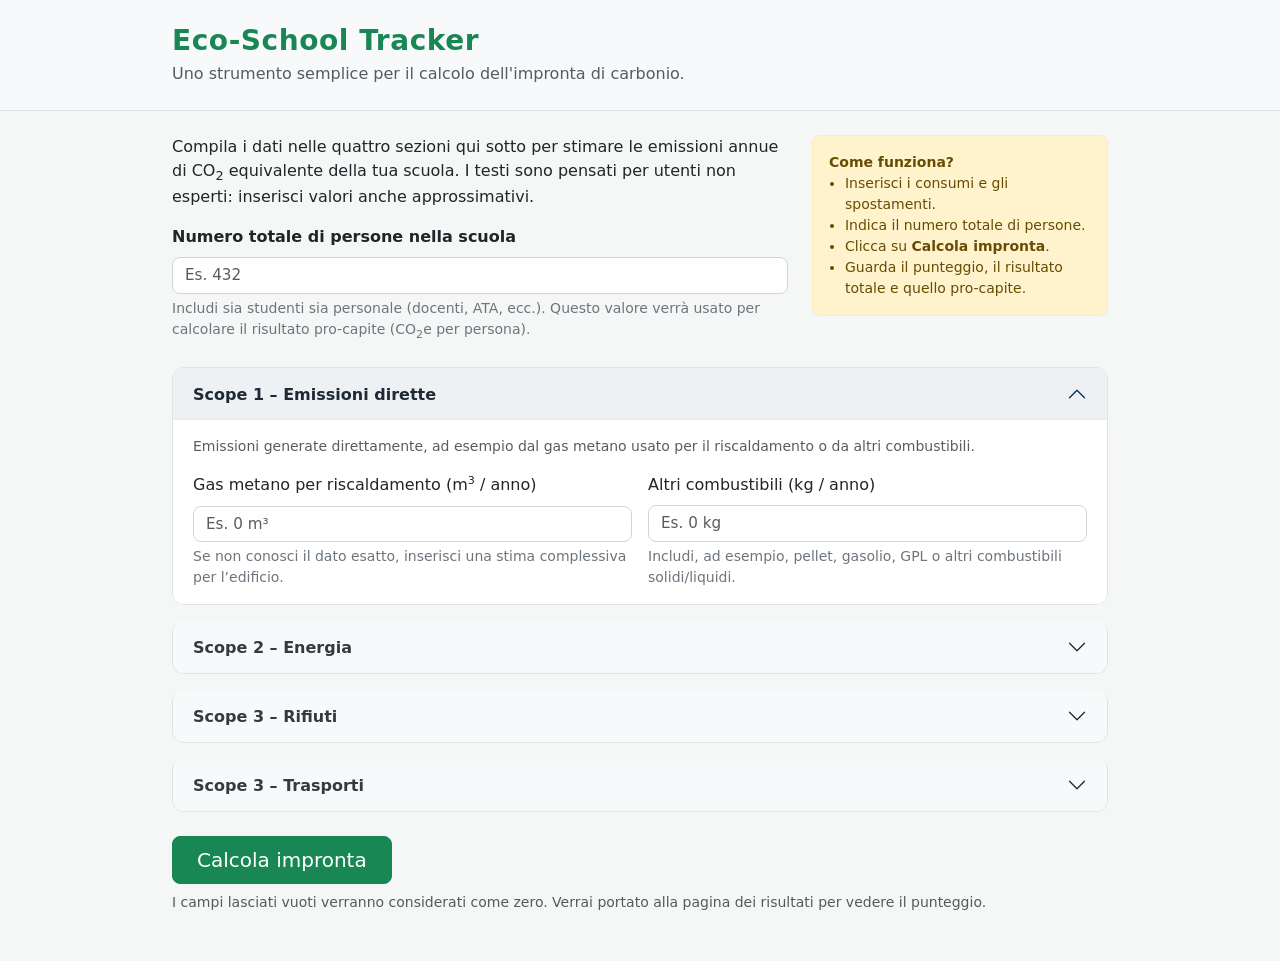
<file: index.html>
<!DOCTYPE html>
<html lang="it">
<head>
  <meta charset="UTF-8" />
  <meta name="viewport" content="width=device-width, initial-scale=1" />
  <title>Eco-School Tracker</title>
  <link rel="icon" type="image/png" href="layout/favicon.png" sizes="32x32" />
  <link rel="icon" type="image/png" href="layout/favicon.png" sizes="16x16" />

  <!-- Bootstrap CSS -->
  <link
    href="https://cdn.jsdelivr.net/npm/bootstrap@5.3.3/dist/css/bootstrap.min.css"
    rel="stylesheet"
    integrity="sha384-QWTKZyjpPEjISv5WaRU9OFeRpok6YctnYmDr5pNlyT2bRjXh0JMhjY6hW+ALEwIH"
    crossorigin="anonymous"
  />

  <link rel="stylesheet" href="css/style.css" />
</head>
<body>
  <header class="py-4 mb-4 border-bottom bg-light">
    <div class="container">
      <div class="d-flex flex-column flex-md-row align-items-md-center justify-content-between gap-3">
        <div>
          <h1 class="h3 mb-1 text-success fw-bold">Eco-School Tracker</h1>
          <p class="mb-0 text-muted">
            Uno strumento semplice per il calcolo dell'impronta di carbonio.
          </p>
        </div>
      </div>
    </div>
  </header>

  <main class="container mb-5">
    <section class="mb-4">
      <div class="row g-4">
        <div class="col-lg-8">
          <p>
            Compila i dati nelle quattro sezioni qui sotto per stimare le emissioni annue di CO<span class="subscript">2</span>
            equivalente della tua scuola. I testi sono pensati per utenti non esperti: inserisci valori anche approssimativi.
          </p>
          <div class="mt-3">
            <label for="numeroPersoneTotali" class="form-label fw-semibold">
              Numero totale di persone nella scuola
            </label>
            <input
              type="number"
              min="1"
              class="form-control"
              id="numeroPersoneTotali"
              placeholder="Es. 432"
            />
            <div class="form-text">
              Includi sia studenti sia personale (docenti, ATA, ecc.). Questo valore verrà usato per calcolare il risultato pro-capite (CO<span class="subscript">2</span>e per persona).
            </div>
          </div>
        </div>
        <div class="col-lg-4">
          <div class="p-3 border rounded-3 small" style="background-color: #fff3cd; border-color: #ffecb5 !important; color: #664d03;">
            <strong>Come funziona?</strong>
            <ul class="mb-0 ps-3">
              <li>Inserisci i consumi e gli spostamenti.</li>
              <li>Indica il numero totale di persone.</li>
              <li>Clicca su <strong>Calcola impronta</strong>.</li>
              <li>Guarda il punteggio, il risultato totale e quello pro-capite.</li>
            </ul>
          </div>
        </div>
      </div>
    </section>

    <!-- Accordion Scope -->
    <section class="mb-4">
      <div class="accordion" id="scopeAccordion">
        <!-- Scope 1 -->
        <div class="accordion-item">
          <h2 class="accordion-header" id="headingScope1">
            <button
              class="accordion-button"
              type="button"
              data-bs-toggle="collapse"
              data-bs-target="#collapseScope1"
              aria-expanded="true"
              aria-controls="collapseScope1"
            >
              Scope 1 – Emissioni dirette
            </button>
          </h2>
          <div
            id="collapseScope1"
            class="accordion-collapse collapse show"
            aria-labelledby="headingScope1"
            data-bs-parent="#scopeAccordion"
          >
            <div class="accordion-body">
              <p class="small text-muted">
                Emissioni generate direttamente, ad esempio dal gas metano usato per il riscaldamento o da altri combustibili.
              </p>
              <div class="row g-3">
                <div class="col-md-6">
                  <label for="gasMetanoMc" class="form-label">
                    Gas metano per riscaldamento (m<span class="superscript">3</span> / anno)
                  </label>
                  <input
                    type="number"
                    min="0"
                    class="form-control"
                    id="gasMetanoMc"
                    placeholder="Es. 0 m³"
                  />
                  <div class="form-text">
                    Se non conosci il dato esatto, inserisci una stima complessiva per l’edificio.
                  </div>
                </div>
                <div class="col-md-6">
                  <label for="altriCombustibiliKg" class="form-label">
                    Altri combustibili (kg / anno)
                  </label>
                  <input
                    type="number"
                    min="0"
                    class="form-control"
                    id="altriCombustibiliKg"
                    placeholder="Es. 0 kg"
                  />
                  <div class="form-text">
                    Includi, ad esempio, pellet, gasolio, GPL o altri combustibili solidi/liquidi.
                  </div>
                </div>
              </div>
            </div>
          </div>
        </div>

        <!-- Scope 2 -->
        <div class="accordion-item">
          <h2 class="accordion-header" id="headingScope2">
            <button
              class="accordion-button collapsed"
              type="button"
              data-bs-toggle="collapse"
              data-bs-target="#collapseScope2"
              aria-expanded="false"
              aria-controls="collapseScope2"
            >
              Scope 2 – Energia
            </button>
          </h2>
          <div
            id="collapseScope2"
            class="accordion-collapse collapse"
            aria-labelledby="headingScope2"
            data-bs-parent="#scopeAccordion"
          >
            <div class="accordion-body">
              <p class="small text-muted">
                Emissioni indirette legate all’energia elettrica acquistata e utilizzata durante l’anno scolastico.
              </p>
              <div class="row g-3">
                <div class="col-md-6">
                  <label for="energiaNonRinnovabiliKwh" class="form-label">
                    Energia elettrica da fonti non rinnovabili (kWh/anno)
                  </label>
                  <input
                    type="number"
                    min="0"
                    class="form-control"
                    id="energiaNonRinnovabiliKwh"
                    placeholder="Es. 0 kWh"
                  />
                  <div class="form-text">
                    Somma di tutti i kWh acquistati da fornitori con mix non 100% rinnovabile.
                  </div>
                </div>
                <div class="col-md-6">
                  <label for="energiaRinnovabiliKwh" class="form-label">
                    Energia elettrica da fonti rinnovabili (kWh/anno)
                  </label>
                  <input
                    type="number"
                    min="0"
                    class="form-control"
                    id="energiaRinnovabiliKwh"
                    placeholder="Es. 20.664 kWh"
                  />
                  <div class="form-text">
                    Nel modello semplificato questa quota non genera emissioni (fattore 0 kg CO<span class="subscript">2</span>/kWh).
                  </div>
                </div>
                <div class="col-md-6">
                  <label for="energiaAutoprodottaKwh" class="form-label">
                    Energia elettrica autoprodotta annuale (kWh)
                  </label>
                  <input
                    type="number"
                    min="0"
                    class="form-control"
                    id="energiaAutoprodottaKwh"
                    placeholder="Es. 45.743 kWh"
                  />
                  <div class="form-text">
                    Energia prodotta da impianti della scuola (es. fotovoltaico sul tetto).
                  </div>
                </div>
                <div class="col-md-6">
                  <label for="energiaAutoconsumataKwh" class="form-label">
                    Energia elettrica autoconsumata (kWh/anno)
                  </label>
                  <input
                    type="number"
                    min="0"
                    class="form-control"
                    id="energiaAutoconsumataKwh"
                    placeholder="Es. 66.407 kWh"
                  />
                  <div class="form-text">
                    Considerata rinnovabile e a impatto nullo nel modello educativo di questa app.
                  </div>
                </div>
              </div>
            </div>
          </div>
        </div>

        <!-- Scope 3 – Rifiuti -->
        <div class="accordion-item">
          <h2 class="accordion-header" id="headingScope3Waste">
            <button
              class="accordion-button collapsed"
              type="button"
              data-bs-toggle="collapse"
              data-bs-target="#collapseScope3Waste"
              aria-expanded="false"
              aria-controls="collapseScope3Waste"
            >
              Scope 3 – Rifiuti
            </button>
          </h2>
          <div
            id="collapseScope3Waste"
            class="accordion-collapse collapse"
            aria-labelledby="headingScope3Waste"
            data-bs-parent="#scopeAccordion"
          >
            <div class="accordion-body">
              <p class="small text-muted mb-2">
                Inserisci una stima della quantità annua per ciascuna tipologia di rifiuto prodotto dalla scuola.
              </p>
              <p class="small fw-semibold mb-2">Tipologia di rifiuti prodotti e quantità annua (kg)</p>
              <div class="row g-3">
                <div class="col-md-6">
                  <label for="rifiutiPlasticaKg" class="form-label">Plastica (kg/anno)</label>
                  <input
                    type="number"
                    min="0"
                    class="form-control"
                    id="rifiutiPlasticaKg"
                    placeholder="Es. 420 kg"
                  />
                  <div class="form-text">Bottiglie, imballaggi e altri rifiuti di plastica.</div>
                </div>
                <div class="col-md-6">
                  <label for="rifiutiCartaKg" class="form-label">Carta (kg/anno)</label>
                  <input
                    type="number"
                    min="0"
                    class="form-control"
                    id="rifiutiCartaKg"
                    placeholder="Es. 480 kg"
                  />
                  <div class="form-text">Carta e cartone prodotti in un anno (esclusi archivi).</div>
                </div>
                <div class="col-md-6">
                  <label for="rifiutiVetroKg" class="form-label">Vetro (kg/anno)</label>
                  <input
                    type="number"
                    min="0"
                    class="form-control"
                    id="rifiutiVetroKg"
                    placeholder="Es. 0 kg"
                  />
                  <div class="form-text">Bottiglie e contenitori di vetro.</div>
                </div>
                <div class="col-md-6">
                  <label for="rifiutiMetalliKg" class="form-label">Metalli (kg/anno)</label>
                  <input
                    type="number"
                    min="0"
                    class="form-control"
                    id="rifiutiMetalliKg"
                    placeholder="Es. 0 kg"
                  />
                  <div class="form-text">Lattine o altri rifiuti metallici.</div>
                </div>
                <div class="col-md-6">
                  <label for="rifiutiLegnoKg" class="form-label">Legno (kg/anno)</label>
                  <input
                    type="number"
                    min="0"
                    class="form-control"
                    id="rifiutiLegnoKg"
                    placeholder="Es. 0 kg"
                  />
                  <div class="form-text">Scarti di legno provenienti, ad esempio, da piccoli lavori.</div>
                </div>
                <div class="col-md-6">
                  <label for="rifiutiIndifferenziatiKg" class="form-label">Indifferenziati (kg/anno)</label>
                  <input
                    type="number"
                    min="0"
                    class="form-control"
                    id="rifiutiIndifferenziatiKg"
                    placeholder="Es. 1.100 kg"
                  />
                  <div class="form-text">Tutto ciò che non viene differenziato (secco residuo).</div>
                </div>
              </div>
            </div>
          </div>
        </div>

        <!-- Scope 4 – Trasporti -->
        <div class="accordion-item">
          <h2 class="accordion-header" id="headingScope3Transport">
            <button
              class="accordion-button collapsed"
              type="button"
              data-bs-toggle="collapse"
              data-bs-target="#collapseScope3Transport"
              aria-expanded="false"
              aria-controls="collapseScope3Transport"
            >
            Scope 3 – Trasporti
            </button>
          </h2>
          <div
            id="collapseScope3Transport"
            class="accordion-collapse collapse"
            aria-labelledby="headingScope3Transport"
            data-bs-parent="#scopeAccordion"
          >
            <div class="accordion-body">
              <p class="small text-muted mb-2">
                Emissioni dovute agli spostamenti casa–scuola (o casa–lavoro) abituali per ciascun mezzo.
              </p>
              <div class="row g-2 align-items-end mb-3">
                <div class="col-12 col-md-4">
                  <label class="form-label fw-semibold" for="giorniScuola">
                    Numero di giorni di scuola totali
                  </label>
                  <input
                    type="number"
                    min="1"
                    class="form-control"
                    id="giorniScuola"
                    placeholder="Es. 200"
                  />
                  <div class="form-text">
                    Indica il numero di giorni di scuola considerati per i calcoli degli spostamenti.
                  </div>
                </div>
              </div>
              <div class="row g-2 align-items-end">
                <div class="col-12 col-md-3">
                  <label class="form-label">
                    Descrizione mezzo di trasporto
                  </label>
                </div>
                <div class="col-6 col-md-3">
                  <label class="form-label">
                    Numero di persone
                  </label>
                </div>
                <div class="col-6 col-md-3">
                  <label class="form-label">
                    Distanza giornaliera percorsa [km/giorno]
                  </label>
                </div>
                <div class="col-12 col-md-3">
                  <label class="form-label">
                    Totale km annui (km × giorni × persone)
                  </label>
                </div>

                <!-- Autobus -->
                <div class="col-12 col-md-3">
                  <input
                    type="text"
                    class="form-control"
                    id="mezzoAutobusDesc"
                    value="Autobus"
                    readonly
                  />
                </div>
                <div class="col-6 col-md-3">
                  <input
                    type="number"
                    min="0"
                    class="form-control"
                    id="personeAutobus"
                    placeholder="Es. 86"
                  />
                </div>
                <div class="col-6 col-md-3">
                  <input
                    type="number"
                    min="0"
                    class="form-control"
                    id="kmAutobusAnnui"
                    placeholder="Es. 21 km/giorno"
                  />
                </div>
                <div class="col-12 col-md-3">
                  <input
                    type="number"
                    class="form-control bg-light"
                    id="kmAutobusTotali"
                    readonly
                  />
                </div>

                <!-- Macchina -->
                <div class="col-12 col-md-3">
                  <input
                    type="text"
                    class="form-control"
                    id="mezzoMacchinaDesc"
                    value="Macchina"
                    readonly
                  />
                </div>
                <div class="col-6 col-md-3">
                  <input
                    type="number"
                    min="0"
                    class="form-control"
                    id="personeMacchina"
                    placeholder="Es. 259"
                  />
                </div>
                <div class="col-6 col-md-3">
                  <input
                    type="number"
                    min="0"
                    class="form-control"
                    id="kmMacchinaAnnui"
                    placeholder="Es. 8 km/giorno"
                  />
                </div>
                <div class="col-12 col-md-3">
                  <input
                    type="number"
                    class="form-control bg-light"
                    id="kmMacchinaTotali"
                    readonly
                  />
                </div>

                <!-- Piedi -->
                <div class="col-12 col-md-3">
                  <input
                    type="text"
                    class="form-control"
                    id="mezzoPiediDesc"
                    value="Piedi"
                    readonly
                  />
                </div>
                <div class="col-6 col-md-3">
                  <input
                    type="number"
                    min="0"
                    class="form-control"
                    id="personePiedi"
                    placeholder="Es. 65"
                  />
                </div>
                <div class="col-6 col-md-3">
                  <input
                    type="number"
                    min="0"
                    class="form-control"
                    id="kmPiediAnnui"
                    placeholder="Es. 1,5 km/giorno"
                  />
                </div>
                <div class="col-12 col-md-3">
                  <input
                    type="number"
                    class="form-control bg-light"
                    id="kmPiediTotali"
                    readonly
                  />
                </div>

                <!-- Macchine elettriche -->
                <div class="col-12 col-md-3">
                  <input
                    type="text"
                    class="form-control"
                    id="mezzoElettricaDesc"
                    value="Macchine elettriche"
                    readonly
                  />
                </div>
                <div class="col-6 col-md-3">
                  <input
                    type="number"
                    min="0"
                    class="form-control"
                    id="personeElettrica"
                    placeholder="Es. 22"
                  />
                </div>
                <div class="col-6 col-md-3">
                  <input
                    type="number"
                    min="0"
                    class="form-control"
                    id="kmElettricaAnnui"
                    placeholder="Es. 8 km/giorno"
                  />
                </div>
                <div class="col-12 col-md-3">
                  <input
                    type="number"
                    class="form-control bg-light"
                    id="kmElettricaTotali"
                    readonly
                  />
                </div>
              </div>
            </div>
          </div>
        </div>
      </div>
    </section>

    <!-- Anteprima del risultato + pulsante calcolo -->
    <section class="mb-5">
      <button id="calcolaBtn" class="btn btn-primary btn-lg px-4">
        Calcola impronta
      </button>
      <div class="form-text mt-2 text-muted">
        I campi lasciati vuoti verranno considerati come zero. Verrai portato alla pagina dei risultati per vedere il punteggio.
      </div>
    </section>
  </main>

  <!-- Bootstrap JS (bundle includes Popper) -->
  <script
    src="https://cdn.jsdelivr.net/npm/bootstrap@5.3.3/dist/js/bootstrap.bundle.min.js"
    integrity="sha384-YvpcrYf0tY3lHB60NNkmXc5s9fDVZLESaAA55NDzOxhy9GkcIdslK1eN7N6jIeHz"
    crossorigin="anonymous"
  ></script>

  <script src="js/calculator.js"></script>
  <script src="js/app.js"></script>
</body>
</html>
</file>
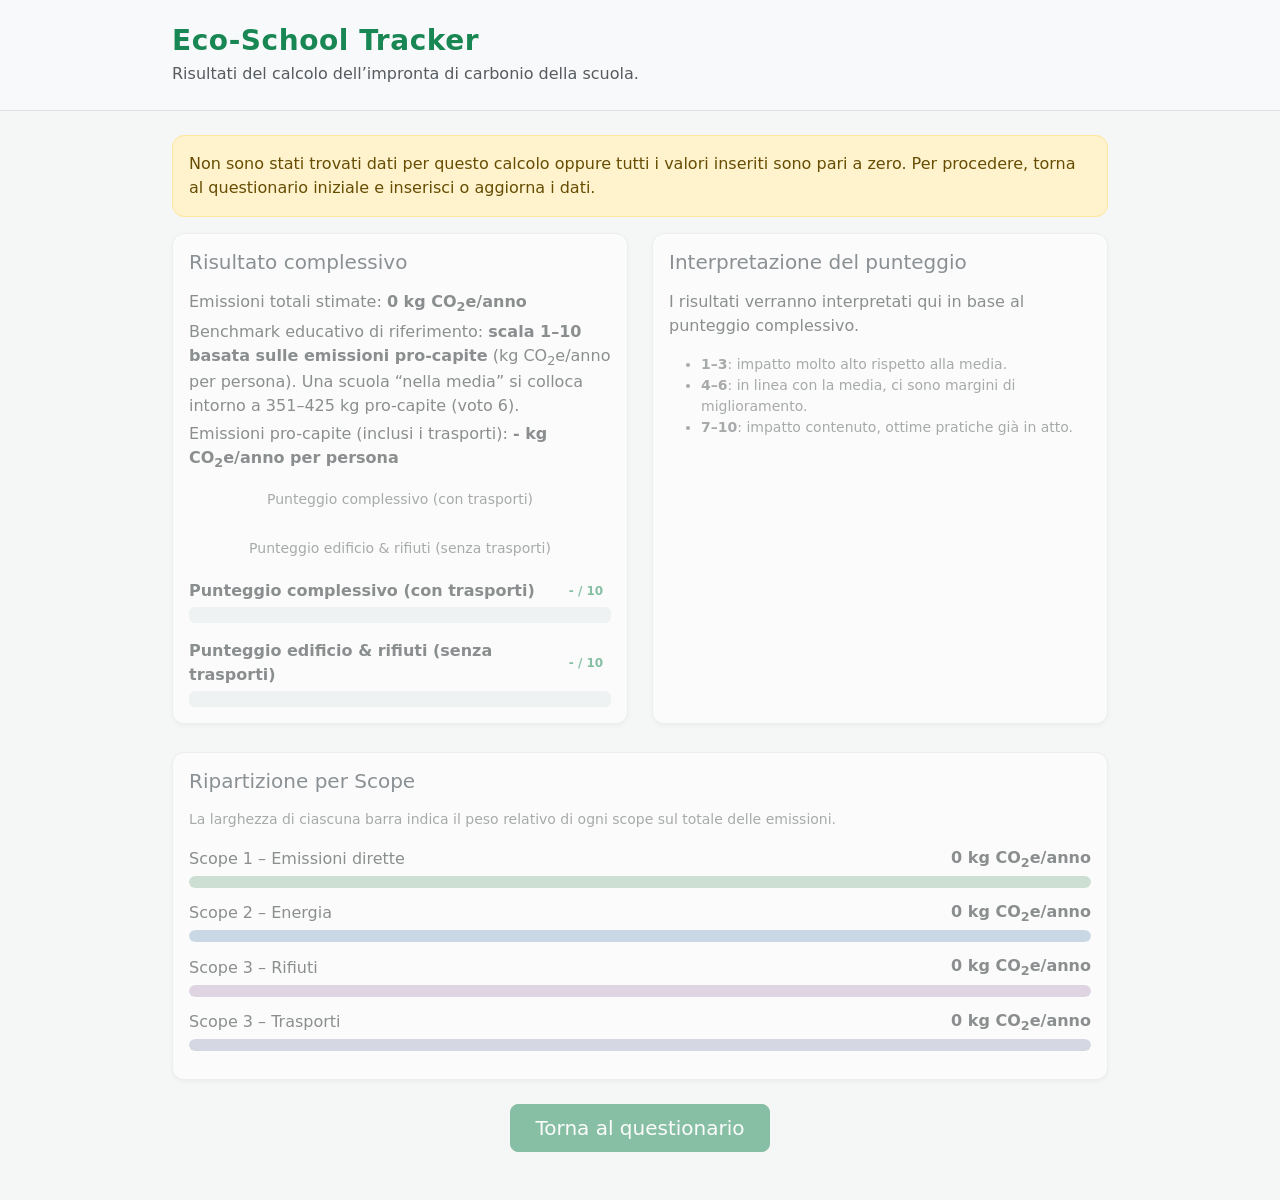
<file: results.html>
<!DOCTYPE html>
<html lang="it">
<head>
  <meta charset="UTF-8" />
  <meta name="viewport" content="width=device-width, initial-scale=1" />
  <title>Eco-School Tracker – Risultati</title>
  <link rel="icon" type="image/png" href="layout/favicon.png" sizes="32x32" />
  <link rel="icon" type="image/png" href="layout/favicon.png" sizes="16x16" />

  <!-- Bootstrap CSS -->
  <link
    href="https://cdn.jsdelivr.net/npm/bootstrap@5.3.3/dist/css/bootstrap.min.css"
    rel="stylesheet"
    integrity="sha384-QWTKZyjpPEjISv5WaRU9OFeRpok6YctnYmDr5pNlyT2bRjXh0JMhjY6hW+ALEwIH"
    crossorigin="anonymous"
  />

  <link rel="stylesheet" href="css/style.css" />
</head>
<body>
  <header class="py-4 mb-4 border-bottom bg-light">
    <div class="container">
      <div class="d-flex flex-column flex-md-row align-items-md-center justify-content-between gap-3">
        <div>
          <h1 class="h3 mb-1 text-success fw-bold">Eco-School Tracker</h1>
          <p class="mb-0 text-muted">
            Risultati del calcolo dell’impronta di carbonio della scuola.
          </p>
        </div>
      </div>
    </div>
  </header>

  <main class="container mb-5" id="resultsRoot">
    <section id="noDataAlert" class="alert alert-warning d-none" role="alert">
      Non sono stati trovati dati per questo calcolo oppure tutti i valori inseriti sono pari a zero.
      Per procedere, torna al questionario iniziale e inserisci o aggiorna i dati.
    </section>

    <section id="resultsCards">
      <div class="row g-4">
        <!-- Card 1: Risultato complessivo -->
        <div class="col-lg-6">
          <div class="card shadow-sm h-100">
            <div class="card-body">
              <h2 class="h5 card-title mb-3">Risultato complessivo</h2>
              <p class="mb-1">
                Emissioni totali stimate:
                <strong><span id="totaleEmissioni">0</span> kg CO<span class="subscript">2</span>e/anno</strong>
              </p>
              <p class="mb-1">
                Benchmark educativo di riferimento:
                <strong>scala 1–10 basata sulle emissioni pro-capite</strong>
                (kg CO<span class="subscript">2</span>e/anno per persona). Una scuola “nella media” si colloca intorno a
                351–425 kg pro-capite (voto 6).
              </p>
              <p class="mb-3">
                Emissioni pro-capite (inclusi i trasporti):
                <strong><span id="emissioniProCapite">-</span> kg CO<span class="subscript">2</span>e/anno per persona</strong>
              </p>

              <div class="d-flex flex-wrap justify-content-center align-items-center gap-4 my-3">
                <div class="text-center">
                  <div class="small text-muted mb-1">Punteggio complessivo (con trasporti)</div>
                  <span id="facciaFeedback" style="font-size: 4rem;"></span>
                </div>
                <div class="text-center">
                  <div class="small text-muted mb-1">Punteggio edificio &amp; rifiuti (senza trasporti)</div>
                  <span id="facciaFeedbackSenzaTrasporti" style="font-size: 4rem;"></span>
                </div>
              </div>

              <div class="mb-3">
                <div class="d-flex align-items-center justify-content-between mb-1">
                  <span class="fw-semibold">Punteggio complessivo (con trasporti)</span>
                  <span class="badge text-bg-success-subtle text-success" id="punteggioBadgeCompleto">- / 10</span>
                </div>

                <div class="progress" role="progressbar" aria-label="Punteggio complessivo (con trasporti)">
                  <div
                    id="punteggioProgressCompleto"
                    class="progress-bar"
                    style="width: 0%"
                  ></div>
                </div>
              </div>

              <div>
                <div class="d-flex align-items-center justify-content-between mb-1">
                  <span class="fw-semibold">Punteggio edificio &amp; rifiuti (senza trasporti)</span>
                  <span class="badge text-bg-success-subtle text-success" id="punteggioBadgeSenzaTrasporti">- / 10</span>
                </div>

                <div class="progress progress-sm" role="progressbar" aria-label="Punteggio edificio e rifiuti (senza trasporti)">
                  <div
                    id="punteggioProgressSenzaTrasporti"
                    class="progress-bar"
                    style="width: 0%"
                  ></div>
                </div>
              </div>
            </div>
          </div>
        </div>

        <!-- Card 2: Interpretazione del punteggio -->
        <div class="col-lg-6">
          <div class="card shadow-sm h-100">
            <div class="card-body d-flex flex-column">
              <h2 class="h5 card-title mb-3">Interpretazione del punteggio</h2>
              <p id="messaggioTestuale" class="mb-3">
                I risultati verranno interpretati qui in base al punteggio complessivo.
              </p>
              <ul class="small text-muted mb-0">
                <li><strong>1–3</strong>: impatto molto alto rispetto alla media.</li>
                <li><strong>4–6</strong>: in linea con la media, ci sono margini di miglioramento.</li>
                <li><strong>7–10</strong>: impatto contenuto, ottime pratiche già in atto.</li>
              </ul>
            </div>
          </div>
        </div>
      </div>

      <!-- Card 3: Ripartizione per Scope -->
      <div class="row g-4 mt-1">
        <div class="col-lg-12">
          <div class="card shadow-sm h-100">
            <div class="card-body">
              <h2 class="h5 card-title mb-3">Ripartizione per Scope</h2>
              <p class="small text-muted">
                La larghezza di ciascuna barra indica il peso relativo di ogni scope sul totale delle emissioni.
              </p>

              <div class="scope-bar-row">
                <div class="d-flex justify-content-between align-items-center mb-1">
                  <span>Scope 1 – Emissioni dirette</span>
                  <span class="fw-semibold">
                    <span id="scope1Val">0</span> kg CO<span class="subscript">2</span>e/anno
                  </span>
                </div>
                <div class="scope-bar-track">
                  <div class="scope-bar-fill scope1" id="scope1Bar"></div>
                </div>
              </div>

              <div class="scope-bar-row">
                <div class="d-flex justify-content-between align-items-center mb-1">
                  <span>Scope 2 – Energia</span>
                  <span class="fw-semibold">
                    <span id="scope2Val">0</span> kg CO<span class="subscript">2</span>e/anno
                  </span>
                </div>
                <div class="scope-bar-track">
                  <div class="scope-bar-fill scope2" id="scope2Bar"></div>
                </div>
              </div>

              <div class="scope-bar-row">
                <div class="d-flex justify-content-between align-items-center mb-1">
                  <span>Scope 3 – Rifiuti</span>
                  <span class="fw-semibold">
                    <span id="scope3WasteVal">0</span> kg CO<span class="subscript">2</span>e/anno
                  </span>
                </div>
                <div class="scope-bar-track">
                  <div class="scope-bar-fill scope3-waste" id="scope3WasteBar"></div>
                </div>
              </div>

              <div class="scope-bar-row">
                <div class="d-flex justify-content-between align-items-center mb-1">
                  <span>Scope 3 – Trasporti</span>
                  <span class="fw-semibold">
                    <span id="scope3TransportVal">0</span> kg CO<span class="subscript">2</span>e/anno
                  </span>
                </div>
                <div class="scope-bar-track">
                  <div class="scope-bar-fill scope3-transport" id="scope3TransportBar"></div>
                </div>
              </div>
            </div>
          </div>
        </div>


      </div>

      <section class="mt-4 mb-1 text-center">
        <a href="index.html" class="btn btn-success btn-lg px-4">
          Torna al questionario
        </a>
      </section>
    </section>
  </main>

  <!-- Bootstrap JS (bundle includes Popper) -->
  <script
    src="https://cdn.jsdelivr.net/npm/bootstrap@5.3.3/dist/js/bootstrap.bundle.min.js"
    integrity="sha384-YvpcrYf0tY3lHB60NNkmXc5s9fDVZLESaAA55NDzOxhy9GkcIdslK1eN7N6jIeHz"
    crossorigin="anonymous"
  ></script>

  <script src="js/calculator.js"></script>
  <script src="js/app.js"></script>
</body>
</html>
</file>
<file: css/style.css>
body {
  background-color: #f5f7f6;
  font-family: system-ui, -apple-system, BlinkMacSystemFont, "Segoe UI", sans-serif;
}

header h1 {
  letter-spacing: 0.02em;
}

.subscript {
  font-size: 0.8em;
  vertical-align: sub;
}

.superscript {
  font-size: 0.7em;
  vertical-align: super;
}

main.container {
  max-width: 960px;
}

header .container {
  max-width: 960px;
}

.accordion-item {
  border-radius: 0.75rem !important;
  overflow: hidden;
  border: 1px solid #e0e4e7;
  background-color: #ffffff;
}

.accordion-item + .accordion-item {
  margin-top: 1rem;
}

.accordion-button {
  font-weight: 600;
  background-color: #f8f9fa;
  color: #343a40;
}

.accordion-button:not(.collapsed) {
  color: #1f2933;
  background-color: #eef1f4;
  box-shadow: inset 0 -1px 0 rgba(0, 0, 0, 0.03);
}

.accordion-body {
  background-color: #ffffff;
}

.alert-warning {
  border-radius: 0.75rem;
}

input[type="number"]::-webkit-outer-spin-button,
input[type="number"]::-webkit-inner-spin-button {
  -webkit-appearance: none;
  margin: 0;
}

input[type="number"] {
  -moz-appearance: textfield;
}

.form-control {
  border-radius: 0.5rem;
  border: 1px solid #ced4da;
  font-size: 0.95rem;
}

.form-control:focus {
  border-color: #198754;
  box-shadow: 0 0 0 0.15rem rgba(25, 135, 84, 0.25);
}

.form-text {
  color: #6c757d;
}

.card {
  border-radius: 0.75rem;
  border: 1px solid #e0e4e7;
}

.card-title {
  color: #1f2933;
}

.progress-card {
  background-color: #ffffff;
}

.preview-card {
  background-color: #f8f9fa;
}

.bg-low {
  background-color: #dc3545 !important;
}

.bg-medium {
  background-color: #ffc107 !important;
  color: #212529 !important;
}

.bg-high {
  background-color: #198754 !important;
}

#calcolaBtn {
  border-radius: 0.5rem;
  background-color: #198754;
  border-color: #198754;
  box-shadow: none;
}

#calcolaBtn:hover {
  background-color: #157347;
  border-color: #157347;
}

.scope-bar-row {
  margin-bottom: 0.75rem;
}

.scope-bar-track {
  background-color: #e9ecef;
  border-radius: 999px;
  overflow: hidden;
  height: 0.75rem;
}

.scope-bar-fill {
  height: 100%;
  border-radius: 999px;
}

.scope-bar-fill.scope1 {
  background-color: #a4c4b1;
}

.scope-bar-fill.scope2 {
  background-color: #9fb9d6;
}

.scope-bar-fill.scope3-waste {
  background-color: #c6b0cf;
}

.scope-bar-fill.scope3-transport {
  background-color: #b4b8d0;
}

@media (max-width: 575.98px) {
  header h1 {
    font-size: 1.3rem;
  }

  #calcolaBtn {
    width: 100%;
  }
}
</file>
